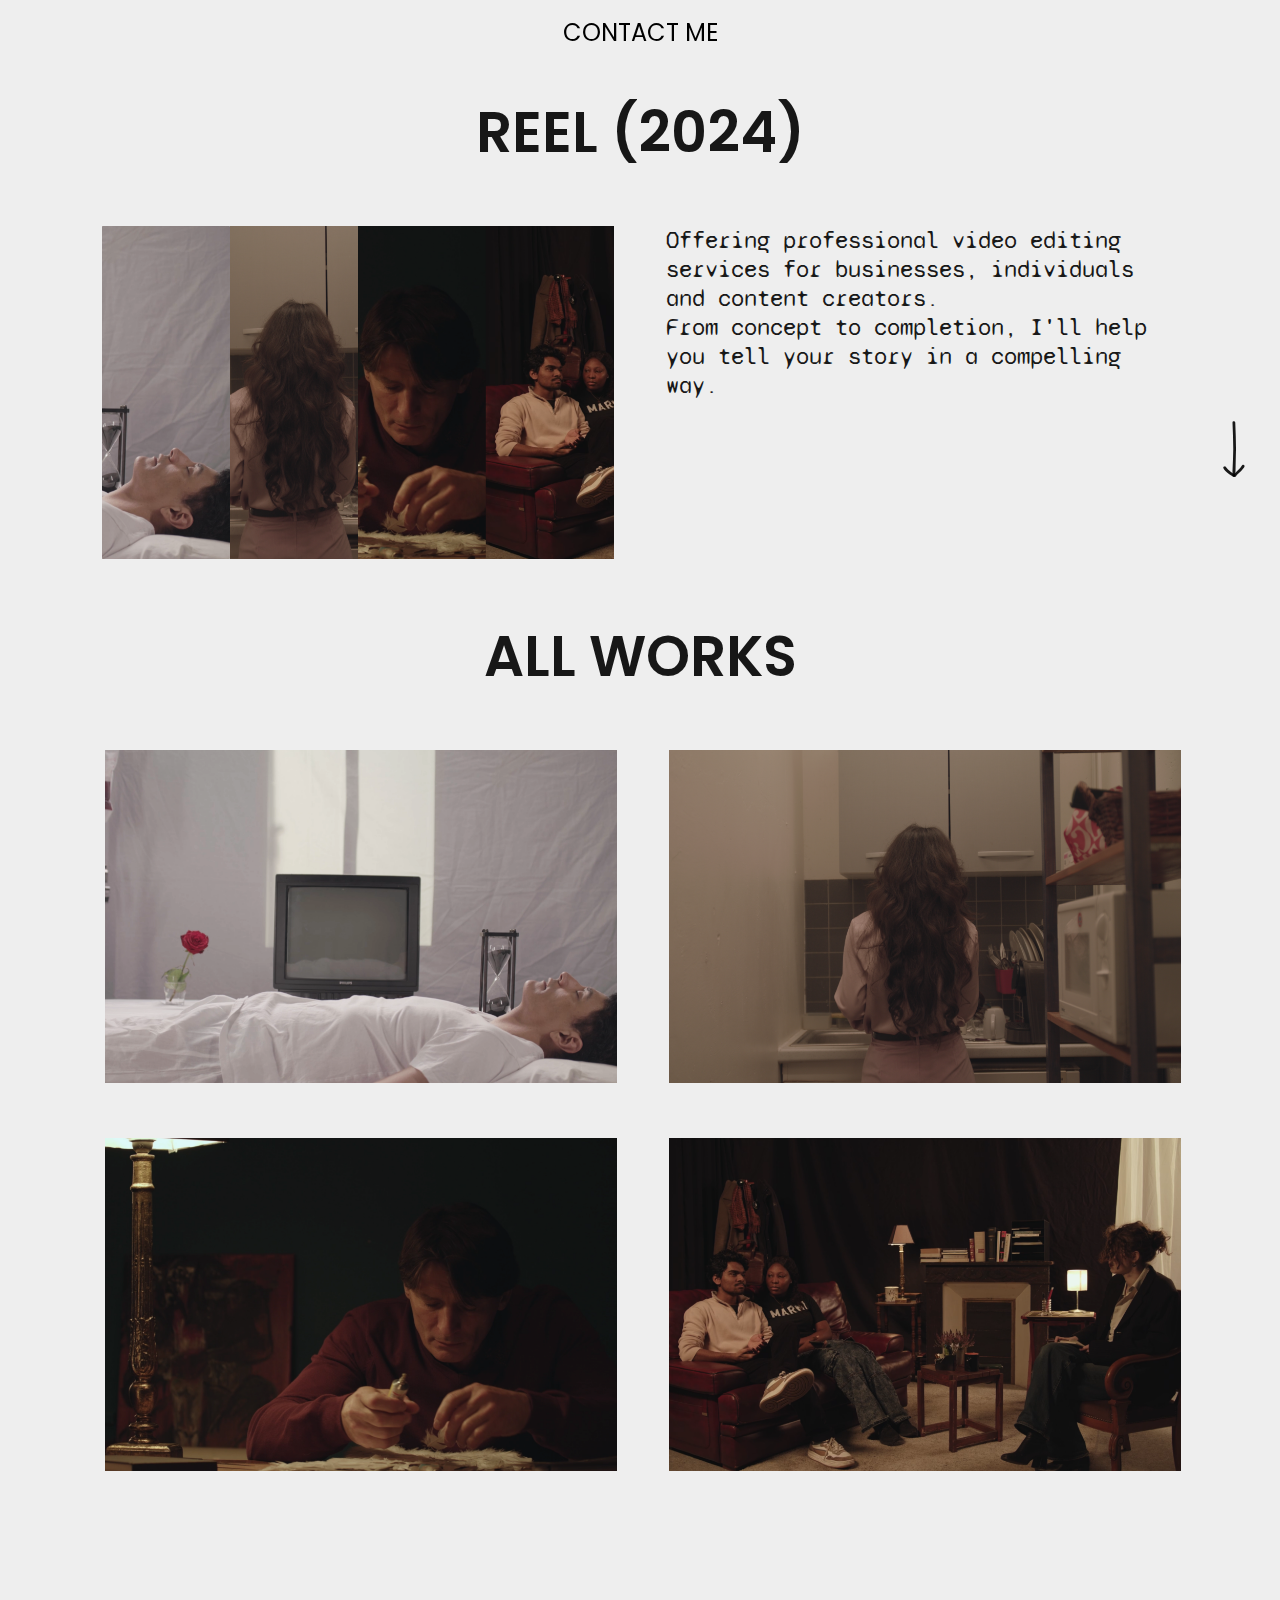
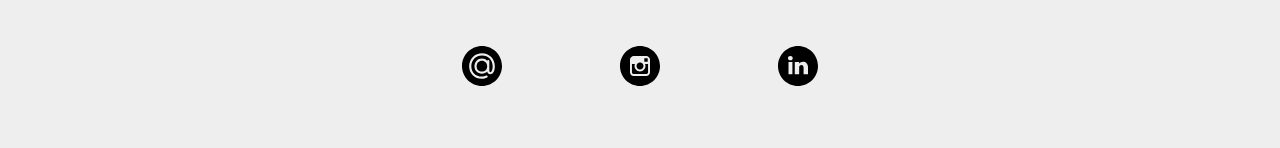
<file: index.html>
<!DOCTYPE html>
<html lang="eng">
<head>
    <meta charset="UTF-8">
    <meta http-equiv="X-UA-Compatible" content="IE=edge">
    <meta name="viewport" content="width=device-width, initial-scale=1.0">
    <title>Dayana</title>
    <link rel="stylesheet" href="main.css">

    <link rel="preconnect" href="https://fonts.gstatic.com" crossorigin>
    <link href="https://fonts.googleapis.com/css2?family=Poppins:ital,wght@0,100;0,200;0,300;0,400;0,500;0,600;0,700;0,800;0,900;1,100;1,200;1,300;1,400;1,500;1,600;1,700;1,800;1,900&family=Shadows+Into+Light&family=Syne+Mono&display=swap" rel="stylesheet">

</head>

<body>

    <header class= "header">
        <div class="header-section">

            <div class="header-row">

        
                <div class="header-item"> <a href="./contacts.html" class="func-link">CONTACT ME</a>
                </div> 
                
            </div>
        
        </div>

        <section class="portfolio">
            <div class="container">

                <div class="arrow">
                 <a href="#down"> <img src="/img/arrow.svg" width="70px"> </a>
                </div>

                <div class="header-title">REEL (2024)</div>
                <div class="portfolio-cards-wrapper">
                                         <!--// Card -->
                                         <div class="card">
                                            <!-- <video width="100%">
                                                <source src="content/showreel.mov">
                                            </video> -->
                                            <img src="content/reel.png">
                                        </div>
                                         <!--// Card -->

                     <!--// Card -->
                     <div class="card">
                        <div class="description">
                            Offering professional video editing services for businesses, individuals and content creators.<br>
                                From concept to completion, I'll help you tell your story in a compelling way.</p>
                        </div>
                    </div>
                    <!--// Card -->
                </div>
            </div>
            <div class="header-title">
              ALL WORKS
            </div>
            <div class="portfolio-cards-wrapper">

             <!--// Card -->
             <div class="card">
                <a href="">
                    <!-- <video width="100%"><source src="content/showreel.mov"></video> -->
                    <img src="content/1.png">
                </a>
            </div>
             <!--// Card -->

              <!--// Card -->
              <div class="card">
                <a href="">
                    <!-- <video width="100%"><source src="content/showreel.mov"></video> -->
                    <img src="content/2.png">
                </a>
            </div>
             <!--// Card -->

              <!--// Card -->
              <div class="card">
                <a href="">
                    <!-- <video width="100%"><source src="content/showreel.mov"></video> -->
                    <img src="content/3.png">
                </a>
            </div>
             <!--// Card -->

             <!--// Card -->
             <div class="card">
                <a href="">
                    <!-- <video width="100%"><source src="content/showreel.mov"></video> -->
                    <img src="content/4.png">
                </a>
            </div>
             <!--// Card -->
            </div>
        </section>

    </header>

<div class="action">
</div>

    <footer class="footer">
        <div class="footer-copyright">
            <div class="footer-row">

                <div class="footer-item">
                    <a href="mailto:dayana.boyarkina@gmail.com"> <img src="img/email.svg" width="40px"> </a>
                </div>

                <div class="footer-item">
                    <a href="https://www.instagram.com/stcheeeestch/" id="down"> <img src="img/instagram.svg" width="40px">  </a></a>
                </div>

                <div class="footer-item">
                    <a href="https://www.linkedin.com/in/dayana-boyarkina-117b06337/"> <img src="img/linkedin.svg" width="40px" >  </a>
                </div>
            </div>  

        </div>

    </footer>
    
</body>
</html>
</file>
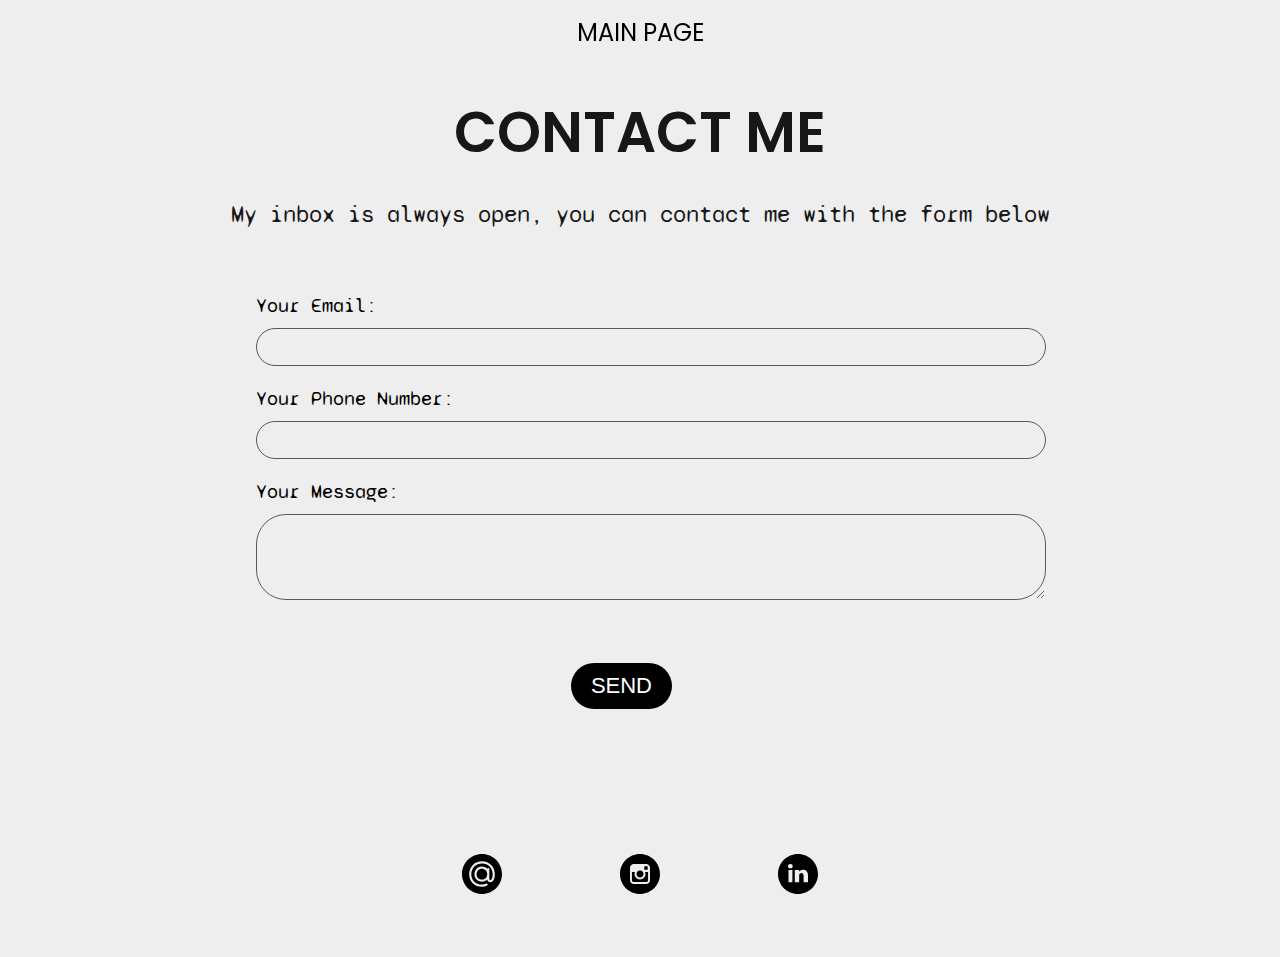
<file: contacts.html>
<!DOCTYPE html>
<html lang="eng">
<head>
    <meta charset="UTF-8">
    <meta http-equiv="X-UA-Compatible" content="IE=edge">
    <meta name="viewport" content="width=device-width, initial-scale=1.0">
    <title>Dayana</title>
    <link rel="stylesheet" href="main.css">

    <link rel="preconnect" href="https://fonts.gstatic.com" crossorigin>
    <link href="https://fonts.googleapis.com/css2?family=Poppins:ital,wght@0,100;0,200;0,300;0,400;0,500;0,600;0,700;0,800;0,900;1,100;1,200;1,300;1,400;1,500;1,600;1,700;1,800;1,900&family=Shadows+Into+Light&family=Syne+Mono&display=swap" rel="stylesheet">

</head>

<body>

    <header class= "header">
        <div class="header-section">

            <div class="header-row">

                <div class="header-item"> <a href="./index.html" class="func-link">MAIN PAGE</a>
                </div>
                
            </div>
        
        </div>
        <div class="action">
        </div>

    </header>

    
        
        <main>
            <section class="portfolio">

                <div class="container">
                    <div class="header-title">CONTACT ME</div>

                    <div class="portfolio-cards-wrapper">
                        <div class="description1">My inbox is always open, you can contact me with the form below</div>

                        <form action="https://formsubmit.co/dajana.boyarkina@gmail.com" method="POST">
                            <input type="hidden" name="_captcha" value="false">
                            <label for="email">Your Email:</label>
                            <input type="email" id="email" name="email" required>
                            <br>
                            <label for="phone">Your Phone Number:</label>
                            <input type="tel" id="phone" name="phone">
                            <br>
                            <label for="message">Your Message:</label>
                            <textarea id="message" name="message" rows="4" required></textarea>
                            <br>
                            <button type="submit">SEND</button>
                        </form>
                    </div>
                    
                </div>
            </div>
            </section>
            
        </main>
    
        <footer class="footer">
            <div class="footer-copyright">
                <div class="footer-row">
    
                    <div class="footer-item">
                        <a href="mailto:dayana.boyarkina@gmail.com"> <img src="img/email.svg" width="40px">  </a>
                    </div>
    
                    <div class="footer-item">
                        <a href="https://www.instagram.com/stcheeeestch/"> <img src="img/instagram.svg" width="40px">  </a>
                    </div>
    
                    <div class="footer-item">
                        <a href="https://www.linkedin.com/in/dayana-boyarkina-117b06337/"> <img src="img/linkedin.svg" width="40px">  </a>
                    </div>
                </div>  
    
            </div>
    
        </footer>
</body>
</html>
</file>
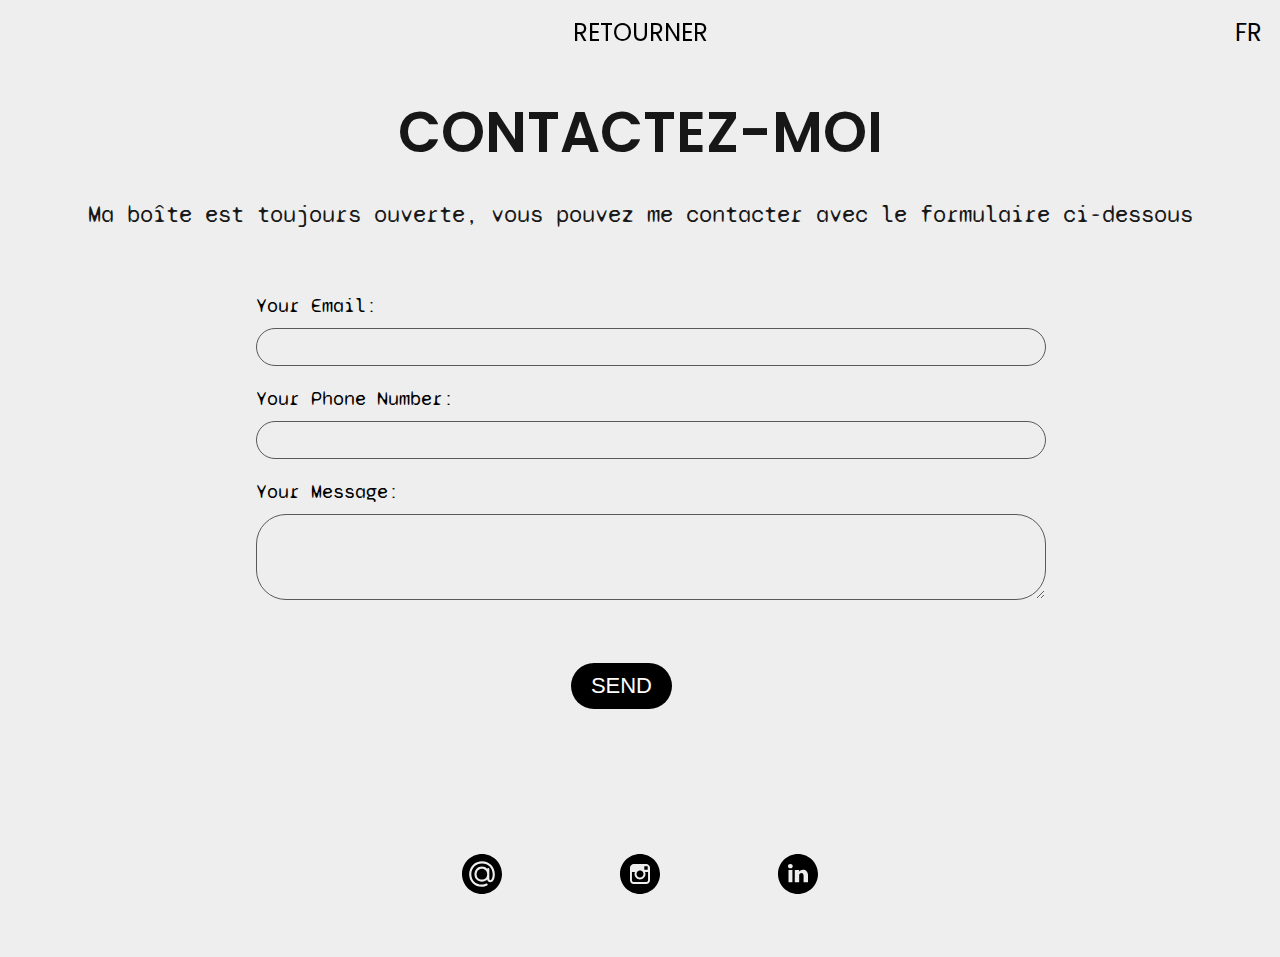
<file: contacts_fr.html>
<!DOCTYPE html>
<html lang="eng">
<head>
    <meta charset="UTF-8">
    <meta http-equiv="X-UA-Compatible" content="IE=edge">
    <meta name="viewport" content="width=device-width, initial-scale=1.0">
    <title>Dayana</title>
    <link rel="stylesheet" href="main.css">

    <link rel="preconnect" href="https://fonts.gstatic.com" crossorigin>
    <link href="https://fonts.googleapis.com/css2?family=Poppins:ital,wght@0,100;0,200;0,300;0,400;0,500;0,600;0,700;0,800;0,900;1,100;1,200;1,300;1,400;1,500;1,600;1,700;1,800;1,900&family=Shadows+Into+Light&family=Syne+Mono&display=swap" rel="stylesheet">

</head>

<body>

    <header class= "header">
        <div class="header-section">

            <div class="header-row">

                <div class="header-item"> <a href="./index_fr.html" class="func-link">RETOURNER</a>
                </div>

                <div class="header-button"> <a href="./contacts.html" class="func-link">FR</a>
                </div>
                
            </div>
        
        </div>
        <div class="action">
        </div>

    </header>
        
        <main>
            <section class="portfolio">

                <div class="container">
                    <div class="header-title">CONTACTEZ-MOI</div>

                    <div class="portfolio-cards-wrapper">
                        <div class="description1">Ma boîte est toujours ouverte, vous pouvez me contacter avec le formulaire ci-dessous</div>

                        <form action="https://formsubmit.co/dajana.boyarkina@gmail.com" method="POST">
                            <input type="hidden" name="_captcha" value="false">
                            <label for="email">Your Email:</label>
                            <input type="email" id="email" name="email" required>
                            <br>
                            <label for="phone">Your Phone Number:</label>
                            <input type="tel" id="phone" name="phone">
                            <br>
                            <label for="message">Your Message:</label>
                            <textarea id="message" name="message" rows="4" required></textarea>
                            <br>
                            <button type="submit">SEND</button>
                        </form>
                    </div>
                    
                </div>
            </div>
            </section>
            
        </main>
    
        <footer class="footer">
            <div class="footer-copyright">
                <div class="footer-row">
    
                    <div class="footer-item">
                        <a href="mailto:dayana.boyarkina@gmail.com"> <img src="img/email.svg" width="40px">  </a>
                    </div>
    
                    <div class="footer-item">
                        <a href="https://www.instagram.com/stcheeeestch/"> <img src="img/instagram.svg" width="40px">  </a>
                    </div>
    
                    <div class="footer-item">
                        <a href="https://www.linkedin.com/in/dayana-boyarkina-117b06337/"> <img src="img/linkedin.svg" width="40px">  </a>
                    </div>
                </div>  
    
            </div>
    
        </footer>
</body>
</html>
</file>
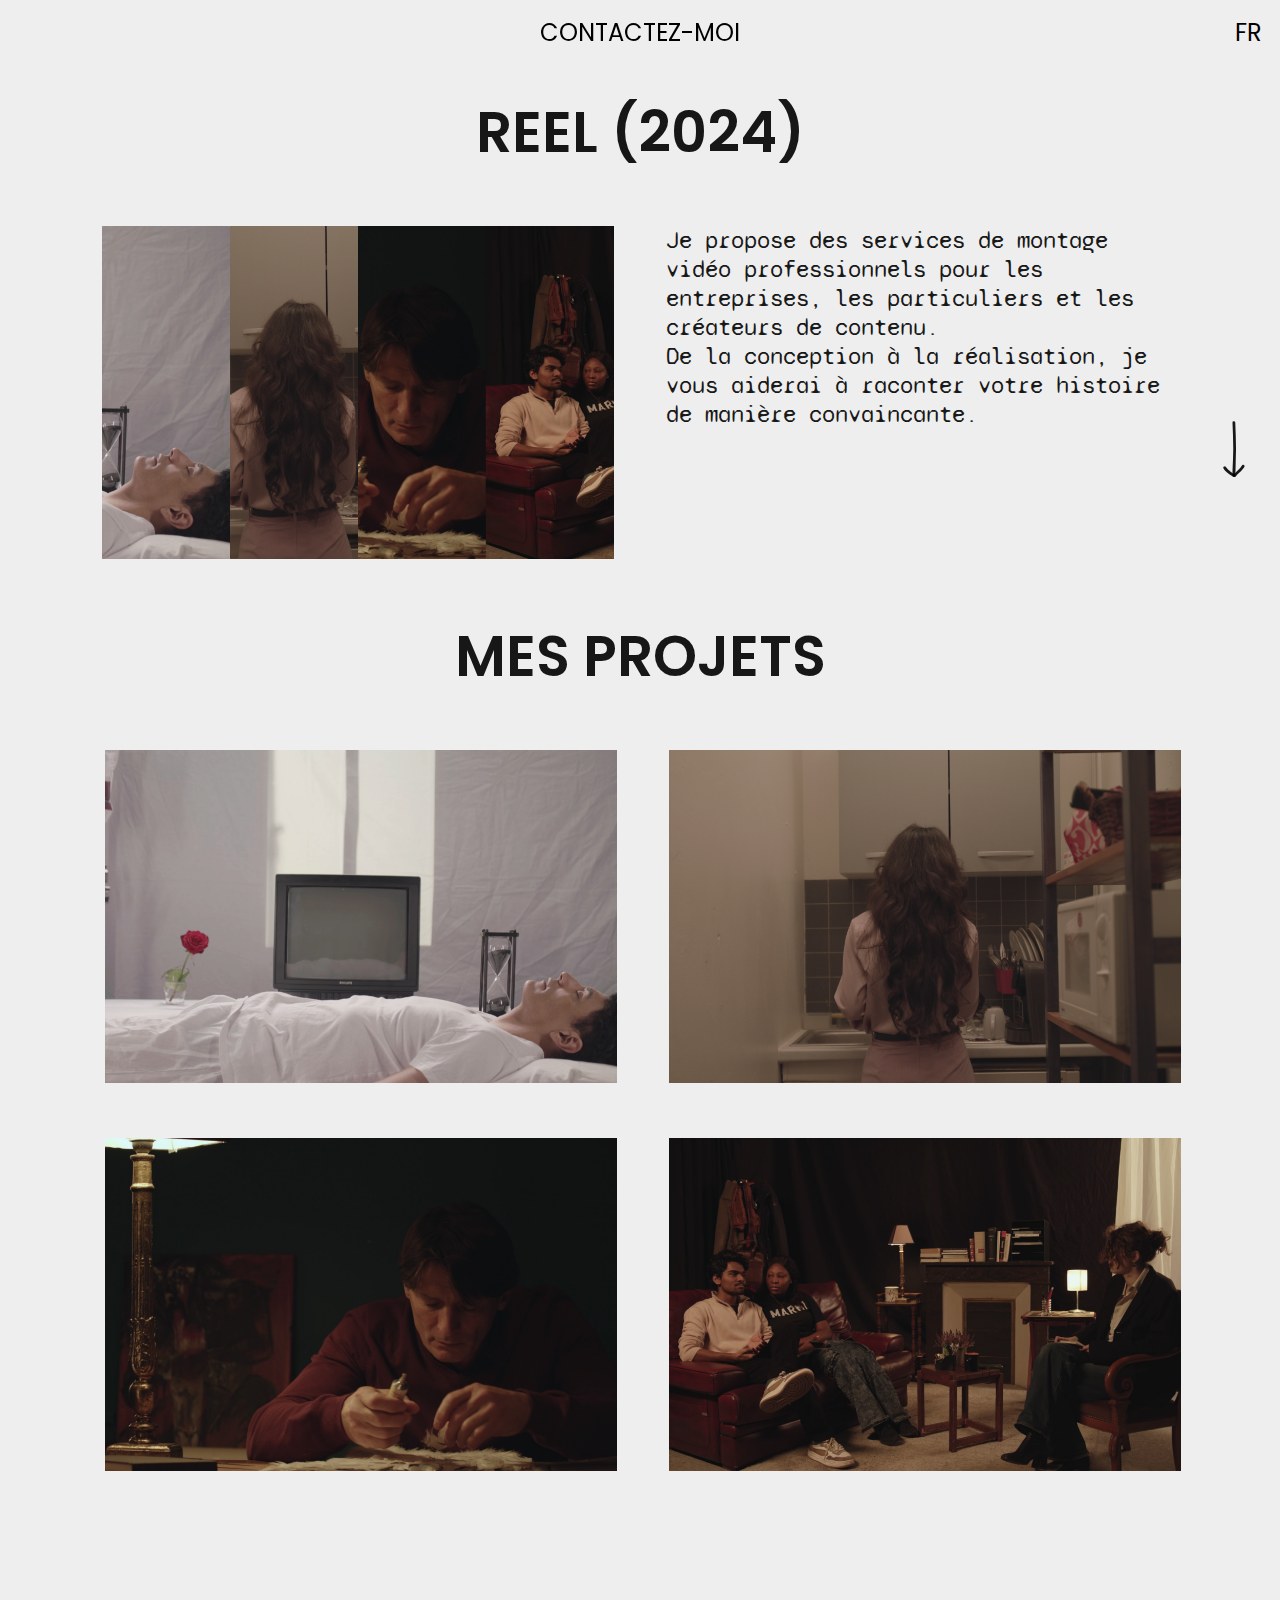
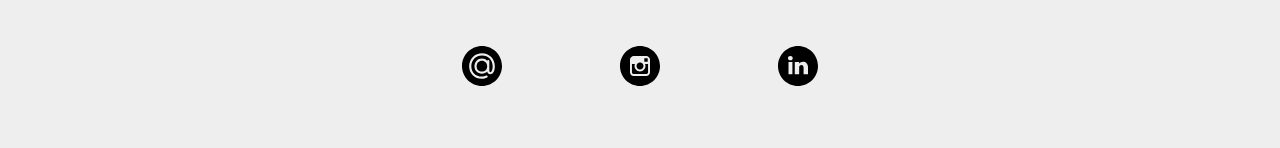
<file: index_fr.html>
<!DOCTYPE html>
<html lang="eng">

<head>
<meta charset="UTF-8">
<meta http-equiv="X-UA-Compatible" content="IE=edge">
<meta name="viewport" content="width=device-width, initial-scale=1.0">
<title>Dayana</title>
<link rel="stylesheet" href="main.css">
<link rel="preconnect" href="https://fonts.gstatic.com" crossorigin>

<link href="https://fonts.googleapis.com/css2?family=Poppins:ital,wght@0,100;0,200;0,300;0,400;0,500;0,600;0,700;0,800;0,900;1,100;1,200;1,300;1,400;1,500;1,600;1,700;1,800;1,900&family=Shadows+Into+Light&family=Syne+Mono&display=swap" rel="stylesheet">
</head>

<body>
<header class= "header">
    <div class="header-section">
        <div class="header-row">
            <div class="header-item"> <a href="./contacts_fr.html" class="func-link">CONTACTEZ-MOI</a>
            </div>
            <div class="header-button"> <a href="./index.html" class="func-link">FR</a>
            </div>
        </div>


    </div>

    <section class="portfolio">
        <div class="container">
            <div class="arrow"><a href="#down"> <img src="/img/arrow.svg" width="70px"> </a>
            </div>
            <div class="header-title">REEL (2024)
            </div>
                <div class="portfolio-cards-wrapper">

                    <!--// Card -->
                    <div class="card">
                        <!-- <video width="100%">
                        <source src="content/showreel.mov">
                        </video> -->
                        <img src="content/reel.png">
                    </div>
                    <!--// Card -->

                    <!--// Card -->
                    <div class="card">
                        <div class="description">Je propose des services de montage vidéo professionnels pour les entreprises, les particuliers et les créateurs de contenu.<br>
                            De la conception à la réalisation, je vous aiderai à raconter votre histoire de manière convaincante.
                        </div>
                    </div>
                    <!--// Card -->
                </div>

        </div>

        <div class="header-title">MES PROJETS
        </div>

        <div class="portfolio-cards-wrapper">
            <!--// Card -->
            <div class="card">
                <a href="">
                <!-- <video width="100%"><source src="content/showreel.mov"></video> -->
                <img src="content/1.png">
                </a>
            </div>
            <!--// Card -->

            <!--// Card -->
            <div class="card">
                <a href="">
                <!-- <video width="100%"><source src="content/showreel.mov"></video> -->
                <img src="content/2.png">
                </a>
            </div>
            <!--// Card -->

            <!--// Card -->
            <div class="card">
                <a href="">
                <!-- <video width="100%"><source src="content/showreel.mov"></video> -->
                <img src="content/3.png">
                </a>
            </div>
            <!--// Card -->

            <!--// Card -->
            <div class="card">
                <a href="">
                <!-- <video width="100%"><source src="content/showreel.mov"></video> -->
                <img src="content/4.png">
                </a>
            </div>
            <!--// Card -->

        </div>

    </section>
</header>

<div class="action"></div>

<footer class="footer">

    <div class="footer-row">

        <div class="footer-item"><a href="mailto:dayana.boyarkina@gmail.com"> <img src="img/email.svg" width="40px"> </a></div>
        <div class="footer-item"><a href="https://www.instagram.com/stcheeeestch/" id="down"> <img src="img/instagram.svg" width="40px"> </a></div>
        <div class="footer-item"><a href="https://www.linkedin.com/in/dayana-boyarkina-117b06337/"> <img src="img/linkedin.svg" width="40px" > </a></div>

    </div>

</footer>

</body>
</html>
</file>
<file: main.css>
html {
    scroll-behavior:smooth;
}

body {
    margin: 0;
    font-family: "Syne Mono", serif;
    color: #000000;
}

img {
    max-width: 100%;
}

.header-row {
  background-color: #eeeeee;
  position: fixed;
  font-family: Poppins;
  font-size: 24px;
  font-weight: 400;
  display: flex;
  padding-top: 15px; /* Добавили отступ сверху */
  padding-bottom: 15px;
  width: 100%; /* Занимаем всю ширину родительского элемента */
  justify-content: center; /* Распределяем элементы по краям */
}

.header-item {
  margin: 0 10px; /* Отступ между элементами */
  padding: 0%;
  position: fixed;
}

.header-button {
    padding-left: 95%;
  }

.action {
    text-decoration: none;
}

/*Header*/
.header {
    background-color: #eeeeee;
    background-blend-mode: darken;
    width: 100%;
    background-size: cover;
    background-position: center;
}

.func-link{
    color: rgb(0, 0, 0);
    text-decoration: none;
}

.func-link:hover{
    color:#969696;
}

.active{
    text-decoration: none;
    color: #000000;
}

.header-title {
    margin-top: 2%;
    font-family: "Poppins";
    font-weight: 600;
    font-size: 56px;
    color: #171717;
    text-align: center;
    justify-content: center;
    padding-bottom: 2%;
}

.description {
    font-family: "Syne Mono", serif;
    font-weight: 400;
    font-size: 24px;
    color: rgb(24, 24, 24);
}

.description1{
    font-family: "Syne Mono", serif;
    font-weight: 400;
    font-size: 24px;
    color: rgb(24, 24, 24);
    max-width: 90%;
}

/*Portfolio*/
.portfolio {
    padding-bottom: 10%;
    padding-top: 5%;
    background-color: #eeeeee;
    align-items: center;
    justify-content: center;
}

.portfolio-header {
    font-family: Poppins;
    margin-top: 2%;
    font-weight: 400;
    font-size: 64px;
    line-height: 90%;
    text-align: center;
    color: #ff9e1e;
}

.portfolio-cards-wrapper {
    display: flex;
    flex-wrap: wrap;
    align-items:flex-start;
    justify-content: center;
    max-width: 100%;
}

.card {
    background-color: #eeeeee;
    transition: transform 0.25s;
    position:static;
    max-width: 40%;
    padding: 2%;
    align-items: baseline;
}

form {
    margin-top: 5%;
    background-color:#eeeeee;
    border-radius: 30px;
    width: 60%;
    justify-content: center;
}
  
label {
    display: block;
    margin-bottom: 10px;
    font-size: 20px;
    font-weight:300;
}

input, textarea {
    width: 100%;
    padding: 10px;
    margin-bottom: 20px;
    border: 1px solid #595959;
    border-radius: 30px;
    font-size: 14px;
    background-color: #eeeeee;
  }
  
button[type="submit"] {
    background-color: #000000; 
    color: #fff;
    border: none;
    padding: 10px 20px;
    border-radius: 30px;
    cursor: pointer;
    font-size: 22px;
    font-weight: 200;
    margin-top: 5%;
    margin-left: 41%;
}

/*Footer*/
.footer {
    font-family: "Poppins", serif;
    position: relative;
    padding: 10px;
    margin-bottom: 0%;
    color: #000000;
    background-color: #eeeeee; 
    background-size: cover;
    background-position: center;
    height: 100px;
}

.footer-row {
    display: flex;
    flex-direction: row;
    justify-content: space-between;
    max-width: 30%;
    padding-left: 35%;
}

.footer-item {
    max-width: 40%;
    padding: 2%;
}

a {
    margin-top: 5px;
    text-decoration:none;
    color: #000000;
    padding:3px;
}

.arrow {
    position: fixed;
    bottom: 46%; /* Отступ от нижнего края */
    right: 10px; /* Отступ от правого края */
    z-index: 999; /* Поместить стрелку поверх других элементов */
    transform: rotate(90deg);
}


@media screen and (max-width: 1024px){

    .header-section{
        font-family: "Poppins", sans-serif;
        position:fixed;
        width: 100%;
        height: 10%;
        display: flex;
        background-color:#eeeeee;
        font-weight: 400;
        font-size: 7px;
        padding: 0.3%;
        justify-content: center;
        align-items: center;
    }
    
    .header-row{
        display: flex;
        flex-direction: row;
        justify-content: center;
        margin-top: 10%;
    }
    
    .header-item{
        padding-top:8px;
    }

    .header-title {
        font-family: "Poppins", sans-serif;
        font-weight: 400;
        font-size: 48px;
        color: rgba(0, 0, 0, 0.961);
        text-align: center;
        padding-top: 16%;
        justify-content: center;
    }
    
    .header-subtitle {
        font-family: "Jost", sans-serif;
        font-weight: 360;
        font-size: 16px;
        color: rgba(0, 0, 0, 0.866);
        text-align: center;
        padding-bottom: 20%;
        justify-content: center;
    }

    .description {
        font-family: "Syne Mono", serif;
        font-weight: 400;
        font-size: 28px;
        color: rgb(24, 24, 24);
        padding-right: 0%;
    }

    .arrow {
        position: fixed;
        bottom: 46%; /* Отступ от нижнего края */
        z-index: 999; /* Поместить стрелку поверх других элементов */
        transform: rotate(90deg);
        width: 0%;
    }
    
    .portfolio-header {
        margin-top: 1%;
        margin-bottom: 10px;
        font-weight: 600;
        font-size: 30px;
        line-height: 100%;
        text-align: center;
        color: #000000;
    }
    
    .portfolio-cards-wrapper {
        flex-wrap: wrap;
        justify-content: center;
        align-items: center;
    }

    .card {
        width: 90%;
        background-color:#eeeeee;
        transition: transform 0.25s;
        position:static;
        padding: 2%;
    }

    .icon-row{
        max-width:  10%;
        justify-content: center;
        color: #000000;
        text-decoration: none;
        margin-left: 30%;
        padding-bottom: 1%;
        text-align: center;
    }

    .footer-item {
        max-width: 40%;
        padding: 6%;
    }

    form {
        margin-top: 5%;
        background-color:#eeeeee;
        padding: 20px;
        border-radius: 30px;
        width: 70%; /* Ширина формы */
        padding-bottom: 45%;
    }
    
    label {
        display: block;
        margin-bottom: 10px;
        font-size: 21px;
        font-weight:300;
    }

    button[type="submit"] {
        background-color: #000000; /* Зеленый цвет кнопки */
        color: #fff;
        border: none;
        padding: 15px 30px;
        border-radius: 30px;
        cursor: pointer;
        font-size: 20px;
        font-weight: 200;
        margin-top: 5%;
    }
    
    .header-button {
        padding-left: 80%;
      }
}

@media screen and (max-width: 820px){

    .header-section{
        font-family: "Poppins", sans-serif;
        position:fixed;
        width: 100%;
        height: 10%;
        display: flex;
        background-color:#eeeeee;
        font-weight: 400;
        font-size: 7px;
        padding: 0.3%;
        justify-content: center;
        align-items: center;
    }
    
    .header-row{
        display: flex;
        flex-direction: row;
        justify-content: center;
        margin-top: 10%;
    }
    
    .header-item{
        padding-top:8px;
    }

    .header-title {
        font-family: "Poppins", sans-serif;
        font-weight: 400;
        font-size: 40px;
        color: rgba(0, 0, 0, 0.961);
        text-align: center;
        padding-top: 16%;
        justify-content: center;
    }
    
    .header-subtitle {
        font-family: "Jost", sans-serif;
        font-weight: 360;
        font-size: 16px;
        color: rgba(0, 0, 0, 0.866);
        text-align: center;
        padding-bottom: 20%;
        justify-content: center;
    }

    .description {
        font-family: "Syne Mono", serif;
        font-weight: 400;
        font-size: 18px;
    }

    .description1 {
        font-family: "Syne Mono", serif;
        font-weight: 400;
        font-size: 16px;
    }

    .arrow {
        position: fixed;
        bottom: 46%; /* Отступ от нижнего края */
        z-index: 999; /* Поместить стрелку поверх других элементов */
        transform: rotate(90deg);
        width: 12%;
    }
    
    .portfolio-header {
        margin-top: 1%;
        margin-bottom: 10px;
        font-weight: 600;
        font-size: 30px;
        line-height: 100%;
        text-align: center;
        color: #000000;
    }
    
    .portfolio-cards-wrapper {
        display: flex;
        flex-wrap: wrap;
        justify-content: center;
    }

    .card {
        margin-top: 20px;
        width: 80%;
        background-color: #eeeeee;
        transition: transform 0.25s;
        position:static;
        align-items: baseline;
        padding: 2%;
    }
    
    .card-title {
        margin: 0;
        margin-bottom: 20px;
        font-weight: 600;
        font-size: 20px;
        line-height: 130%;
    }

    .icon-row{
        max-width:  10%;
        justify-content: center;
        color: #000000;
        text-decoration: none;
        margin-left: 30%;
        padding-bottom: 1%;
        text-align: center;
    }

    .footer-item {
        max-width: 40%;
        padding: 6%;
    }


    form {
        margin-top: 5%;
        background-color:#eeeeee;
        padding: 40px;
        border-radius: 30px;
        width: 50%; /* Ширина формы */
        padding-bottom: 45%;
    }
    
    label {
        display: block;
        margin-bottom: 10px;
        font-size: 16px;
        font-weight:300;
    }

    button[type="submit"] {
        background-color: #000000; /* Зеленый цвет кнопки */
        color: #fff;
        border: none;
        padding: 10px 16px;
        border-radius: 30px;
        cursor: pointer;
        font-size: 20px;
        font-weight: 200;
        margin-top: 5%;
    }

    .header-button {
        padding-left: 80%;
      }
}

@media screen and (max-width: 768px){

    .header-section{
        font-family: "Poppins", sans-serif;
        position:fixed;
        width: 100%;
        height: 8%;
        display: flex;
        background-color:#eeeeee;
        font-weight: 400;
        font-size: 7px;
        padding: 0.3%;
        justify-content: center;
        align-items: center;
    }
    
    .header-row{
        display: flex;
        flex-direction: row;
        justify-content: center;
        margin-top: 10%;
    }
    
    .header-item{
        padding-top:8px;
    }

    .header-title {
        font-family: "Poppins", sans-serif;
        font-weight: 400;
        font-size: 44px;
        color: rgba(0, 0, 0, 0.961);
        text-align: center;
        padding-top: 16%;
        justify-content: center;
    }
    
    .header-subtitle {
        font-family: "Jost", sans-serif;
        font-weight: 360;
        font-size: 16px;
        color: rgba(0, 0, 0, 0.866);
        text-align: center;
        padding-bottom: 20%;
        justify-content: center;
    }

    .description {
        font-family: "Syne Mono", serif;
        font-weight: 400;
        font-size: 18px;
        color: rgb(24, 24, 24);
        padding-top: 5%;
    }

    .arrow {
        position: fixed;
        bottom: 46%; /* Отступ от нижнего края */
        z-index: 999; /* Поместить стрелку поверх других элементов */
        transform: rotate(90deg);
        width: 0%;
    }
    
    .portfolio-header {
        margin-top: 1%;
        margin-bottom: 10px;
        font-weight: 600;
        font-size: 30px;
        line-height: 80%;
        text-align: center;
        color: #000000;
    }
    
    .portfolio-cards-wrapper {
        display: flex;
        flex-wrap: wrap;
        justify-content: center;
    }

    .card {
        margin-top: 20px;
        background-color: #eeeeee;
        transition: transform 0.25s;
        position:static;
        padding: 2%;
        max-width: 80%;
    }
    
    .card-title {
        margin: 0;
        margin-bottom: 20px;
        font-weight: 600;
        font-size: 20px;
        line-height: 130%;
    }

    .icon-row{
        max-width:  10%;
        justify-content: center;
        color: #000000;
        text-decoration: none;
        margin-left: 30%;
        padding-bottom: 1%;
        text-align: center;
    }

    .footer-item {
        max-width: 40%;
        padding: 6%;
    }

    form {
        margin-top: 5%;
        background-color:#eeeeee;
        padding: 20px;
        border-radius: 30px;
        width: 70%; /* Ширина формы */
        padding-bottom: 45%;
        align-items: center;
    }
    
    label {
        display: block;
        margin-bottom: 10px;
        font-size: 21px;
        font-weight:300;
    }

    button[type="submit"] {
        background-color: #000000; /* Зеленый цвет кнопки */
        color: #fff;
        border: none;
        padding: 15px 15px;
        border-radius: 30px;
        cursor: pointer;
        font-size: 20px;
        font-weight: 200;
        margin-top: 5%;
    }
    .header-button {
        padding-left: 80%;
      }
}

@media screen and (max-width: 430px){

    .header-section{
        font-family: "Jost", sans-serif;
        position:fixed;
        width: 100%;
        height: 5%;
        display: flex;
        background-color:#eeeeee;
        font-weight: 400;
        font-size: 6px;
        padding: 0.3%;
        margin-top: 0%;
    }
    
    .header-row{
        display: flex;
        flex-direction: row;
        justify-content: center;
        padding: 0px;
    }
    
    .header-item{
        padding-top:0px;
    }

    .header-title {
        font-family: "Jost", sans-serif;
        font-weight: 400;
        font-size: 30px;
        color: rgba(0, 0, 0, 0.961);
        text-align: center;
        padding-top: 16%;
        justify-content: center;
    }
    
    .header-subtitle {
        font-family: "Jost", sans-serif;
        font-weight: 360;
        font-size: 16px;
        color: rgba(0, 0, 0, 0.866);
        text-align: center;
        padding-bottom: 20%;
        justify-content: center;
    }

    .description {
        font-family: "Syne Mono", serif;
        font-weight: 400;
        font-size: 16px;
        color: rgb(24, 24, 24);
        padding-top: 5%;
    }
    .description1 {
        font-family: "Syne Mono", serif;
        font-weight: 400;
        font-size: 14px;
        color: rgb(24, 24, 24);
        padding-top: 5%;
    }

    .arrow {
        position: fixed;
        bottom: 46%; /* Отступ от нижнего края */
        z-index: 999; /* Поместить стрелку поверх других элементов */
        transform: rotate(90deg);
        width: 0%;
    }

    .portfolio{
        padding-top: 5%;
    }
    .portfolio-header {
        margin-top: 1%;
        margin-bottom: 10px;
        font-weight: 600;
        font-size: 30px;
        line-height: 100%;
        text-align: center;
        color: #000000;
    }
    
    .portfolio-cards-wrapper {
        flex-wrap: wrap;
        justify-content: center;
        padding-left: 0%;
    }
    
    .card {
        margin-top: 20px;
        width: 80%;
        background-color: #eeeeee;
        transition: transform 0.25s;
        position:static;
        padding: 2%;
        align-items: baseline;
    }
    
    .card-title {
        margin: 0;
        margin-bottom: 20px;
        font-weight: 600;
        font-size: 20px;
        line-height: 130%;
    }

    .icon-row{
        max-width:  10%;
        justify-content: center;
        color: #000000;
        text-decoration: none;
        margin-left: 30%;
        padding-bottom: 1%;
        text-align: center;
    }

    .footer-item {
        max-width: 40%;
        padding: 6%;
    }

    form {
        margin-top: 5%;
        background-color:#eeeeee;
        border-radius: 30px;
        width: 60%; /* Ширина формы */
        padding-bottom: 50%;
        padding-right: 10%;
    }
    
    label {
        display: block;
        margin-bottom: 10px;
        font-size: 16px;
        font-weight:300;
    }

    button[type="submit"] {
        padding: 10px 16px;
        font-size: 20px;
        margin-left: 36%;
    }

    .header-button {
        padding-left: 80%;
      }
}
@media screen and (max-width: 390px){
    .header-section{
        font-family: "Jost", sans-serif;
        position:fixed;
        width: 100%;
        height: 5%;
        display: flex;
        background-color:#eeeeee;
        font-weight: 400;
        font-size: 6px;
        padding: 0.3%;
        margin-top: 0%;
    }
    
    .header-row{
        display: flex;
        flex-direction: row;
        justify-content: center;
        padding: 0px;
    }
    
    .header-item{
        padding-top:0px;
    }

    .header-title {
        font-family: "Jost", sans-serif;
        font-weight: 400;
        font-size: 30px;
        color: rgba(0, 0, 0, 0.961);
        text-align: center;
        padding-top: 16%;
        justify-content: center;
    }
    
    .header-subtitle {
        font-family: "Jost", sans-serif;
        font-weight: 360;
        font-size: 16px;
        color: rgba(0, 0, 0, 0.866);
        text-align: center;
        padding-bottom: 20%;
        justify-content: center;
    }

    .description {
        font-family: "Syne Mono", serif;
        font-weight: 400;
        font-size: 16px;
        color: rgb(24, 24, 24);
        padding-top: 5%;
    }
    .description1 {
        font-family: "Syne Mono", serif;
        font-weight: 400;
        font-size: 14px;
        color: rgb(24, 24, 24);
        padding-top: 5%;
    }

    .arrow {
        position: fixed;
        bottom: 46%; /* Отступ от нижнего края */
        z-index: 999; /* Поместить стрелку поверх других элементов */
        transform: rotate(90deg);
        width: 0%;
    }

    .portfolio{
        padding-top: 5%;
    }
    .portfolio-header {
        margin-top: 1%;
        margin-bottom: 10px;
        font-weight: 600;
        font-size: 30px;
        line-height: 100%;
        text-align: center;
        color: #000000;
    }
    
    .portfolio-cards-wrapper {
        flex-wrap: wrap;
        justify-content: center;
        padding-left: 0%;
    }
    
    .card {
        margin-top: 20px;
        width: 80%;
        background-color: #eeeeee;
        transition: transform 0.25s;
        position:static;
        padding-left: 0%;
        align-items: baseline;
    }
    
    .card-title {
        margin: 0;
        margin-bottom: 20px;
        font-weight: 600;
        font-size: 20px;
        line-height: 130%;
    }

    .icon-row{
        max-width:  10%;
        justify-content: center;
        color: #000000;
        text-decoration: none;
        margin-left: 30%;
        padding-bottom: 1%;
        text-align: center;
    }

    .footer-item {
        max-width: 40%;
        padding: 6%;
    }

    form {
        margin-top: 5%;
        background-color:#eeeeee;
        border-radius: 30px;
        width: 60%; /* Ширина формы */
        padding-bottom: 40%;
        padding-right: 10%;
    }
    
    label {
        display: block;
        margin-bottom: 10px;
        font-size: 16px;
        font-weight:300;
    }

    button[type="submit"] {
        padding: 10px 16px;
        font-size: 20px;
        margin-left: 36%;
    }

    .header-button {
        padding-left: 80%;
      }
}
</file>
